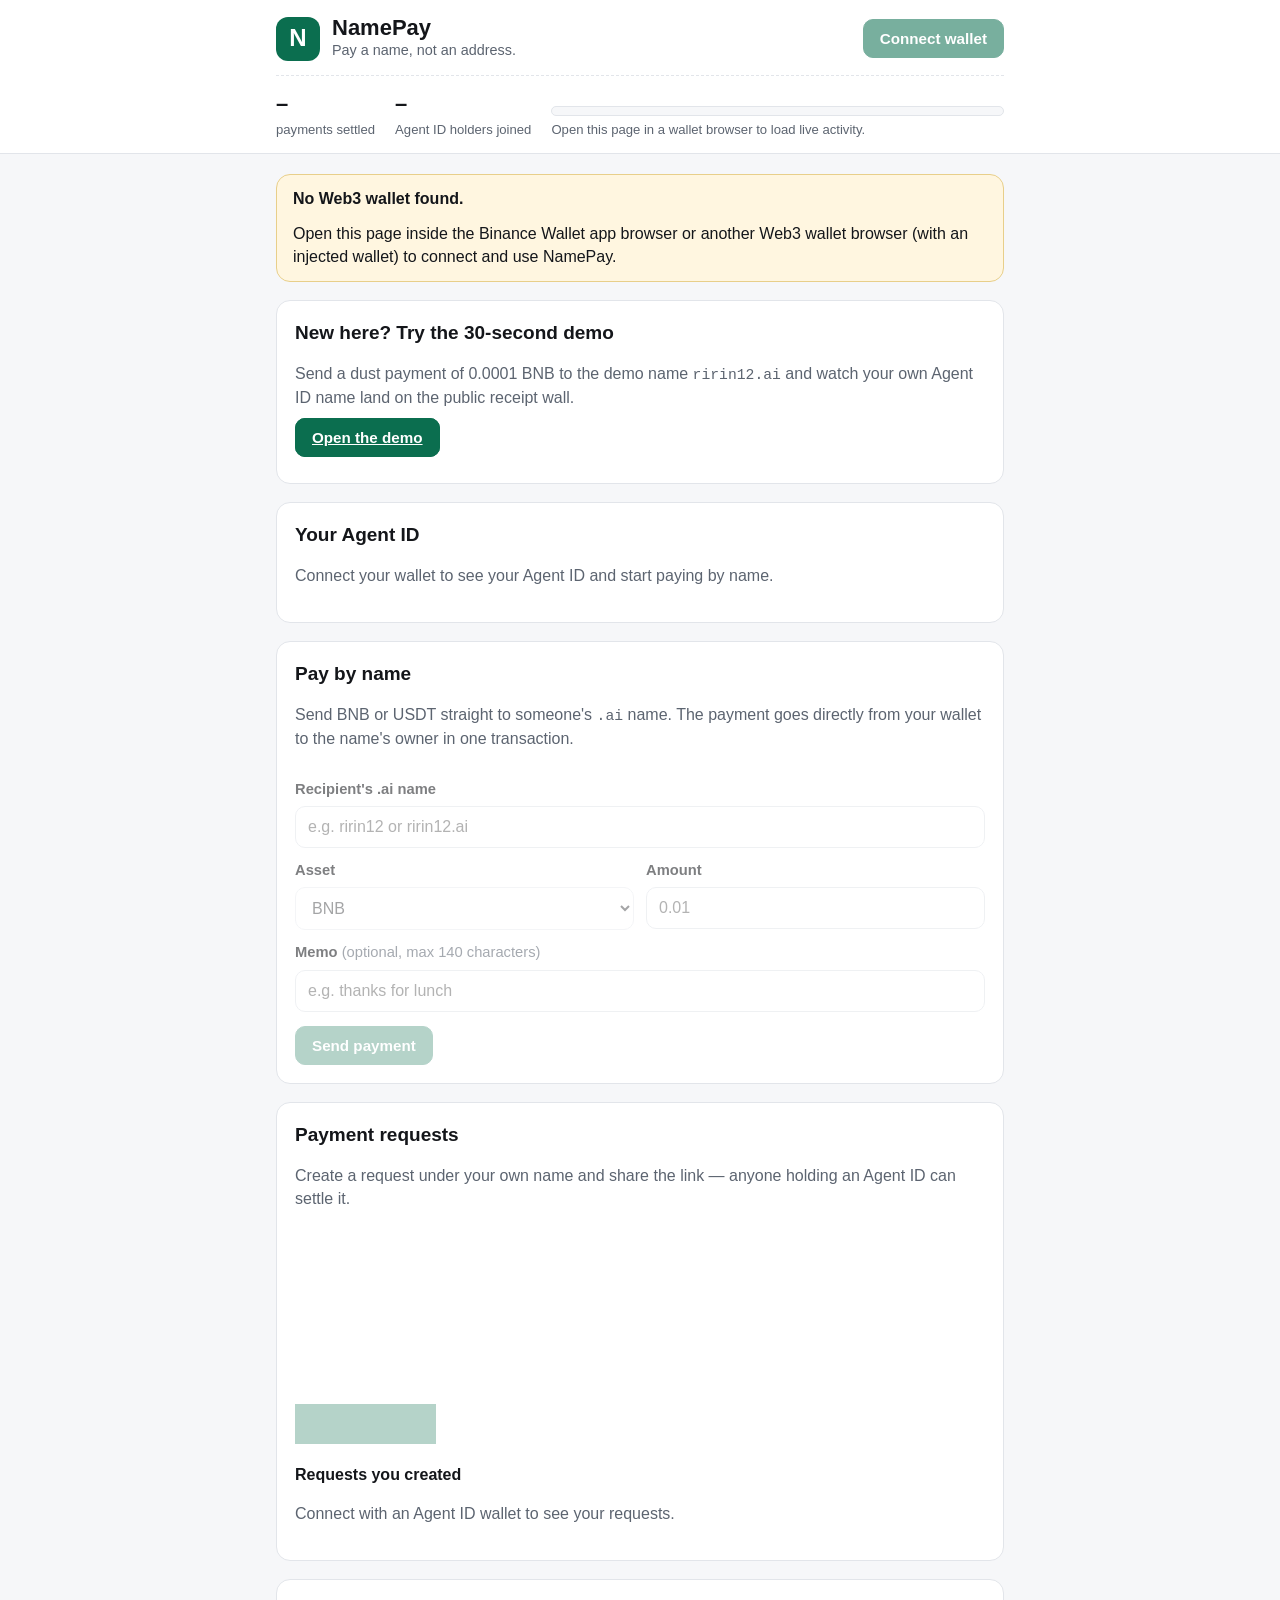
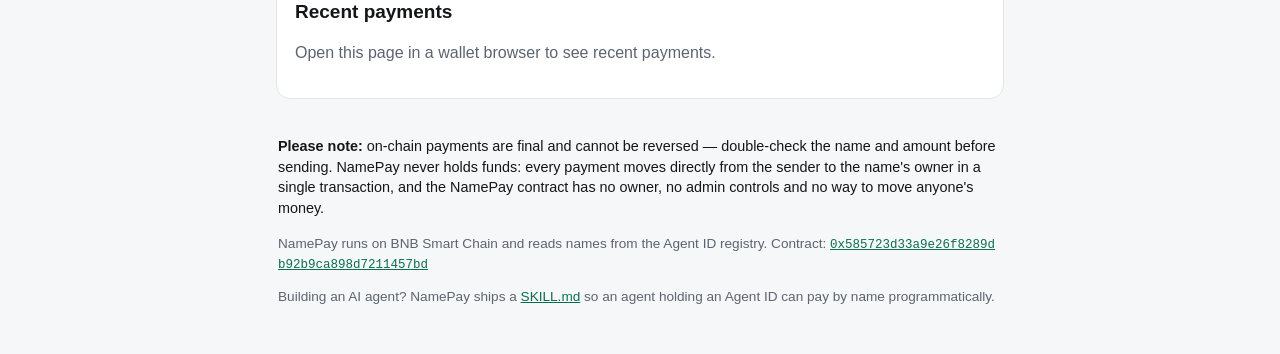
<file: index.html>
<!DOCTYPE html>
<html lang="en">
<head>
<meta charset="utf-8">
<meta name="viewport" content="width=device-width, initial-scale=1">
<title>NamePay — pay a name, not an address</title>
<meta name="description" content="NamePay lets Agent ID holders send BNB or USDT to a human-readable .ai name instead of a wallet address. Payments go directly from sender to the name's owner in a single transaction — NamePay never holds funds.">
<link rel="stylesheet" href="style.css">
</head>
<body>

<header class="site-header">
  <div class="wrap header-inner">
    <div class="brand">
      <div class="brand-mark" aria-hidden="true">N</div>
      <div>
        <div class="brand-name">NamePay</div>
        <div class="brand-tag">Pay a name, not an address.</div>
      </div>
    </div>
    <div id="walletBar" class="wallet-bar">
      <span id="accountChip" class="account-chip hidden"></span>
      <button id="connectBtn" class="btn btn-primary" type="button">Connect wallet</button>
    </div>
  </div>
  <div class="wrap">
    <div class="stats-bar" aria-label="NamePay activity">
      <div class="stat">
        <span class="stat-num" id="statPayments">–</span>
        <span class="stat-label">payments settled</span>
      </div>
      <div class="stat">
        <span class="stat-num" id="statInteractors">–</span>
        <span class="stat-label">Agent ID holders joined</span>
      </div>
      <div class="stat progress-stat">
        <div class="progress-track" role="progressbar" aria-label="Progress toward 30 Agent ID holders" aria-valuemin="0" aria-valuemax="30" id="progressTrack">
          <div class="progress-fill" id="progressFill" style="width:0%"></div>
        </div>
        <span class="stat-label" id="progressLabel">Loading activity…</span>
      </div>
    </div>
  </div>
</header>

<main class="wrap">

  <div id="noWallet" class="notice notice-warn hidden">
    <strong>No Web3 wallet found.</strong>
    Open this page inside the Binance Wallet app browser or another Web3 wallet
    browser (with an injected wallet) to connect and use NamePay.
  </div>

  <div id="chainBanner" class="notice notice-warn hidden">
    <span>You are connected to the wrong network. NamePay runs on BNB Smart Chain.</span>
    <button id="switchChainBtn" class="btn btn-small" type="button">Switch to BNB Smart Chain</button>
  </div>

  <div id="contractNotice" class="notice notice-warn hidden">
    The NamePay contract is not live yet at the configured address, so payments
    are unavailable right now. Please check back once it is deployed.
  </div>

  <!-- Demo -->
  <section class="card">
    <h2>New here? Try the 30-second demo</h2>
    <p class="muted">
      Send a dust payment of 0.0001 BNB to the demo name <span class="mono">ririn12.ai</span>
      and watch your own Agent ID name land on the public receipt wall.
    </p>
    <p><a class="btn btn-primary" href="demo.html">Open the demo</a></p>
  </section>

  <!-- Identity -->
  <section class="card" id="identityCard">
    <h2>Your Agent ID</h2>
    <div id="identityDisconnected">
      <p class="muted">Connect your wallet to see your Agent ID and start paying by name.</p>
    </div>
    <div id="identityHolder" class="hidden">
      <div class="identity-handle" id="myHandle">—</div>
      <div class="muted">Wallet <span id="myAddress" class="mono">—</span></div>
      <p class="muted" id="interactedNote"></p>
    </div>
    <div id="identityNoId" class="hidden">
      <p><strong>An Agent ID is required to use NamePay.</strong></p>
      <p class="muted">
        NamePay is built for Agent ID holders: your <span class="mono">.ai</span> name is your
        payment address. The wallet you connected does not hold an Agent ID yet.
        You can claim one in the Binance App — go to
        <strong>Wallet → homepage banner → Agent ID</strong> — then come back and reconnect.
      </p>
      <p class="muted">Wallet <span id="myAddressNoId" class="mono">—</span></p>
    </div>
  </section>

  <!-- Shared payment request (?req=<id>) -->
  <section class="card accent hidden" id="reqPanel">
    <h2>Payment request <span class="muted" id="reqPanelId"></span></h2>
    <div id="reqPanelBody">
      <p class="muted">Loading request…</p>
    </div>
    <div id="reqPanelActions" class="hidden">
      <button id="reqPayBtn" class="btn btn-primary" type="button">Pay this request</button>
    </div>
    <div id="reqStatus" class="status" role="status"></div>
  </section>

  <!-- Pay by name -->
  <section class="card">
    <h2>Pay by name</h2>
    <p class="muted">
      Send BNB or USDT straight to someone's <span class="mono">.ai</span> name. The payment
      goes directly from your wallet to the name's owner in one transaction.
    </p>
    <fieldset id="payFieldset">
      <label>
        Recipient's .ai name
        <input id="payHandle" type="text" placeholder="e.g. ririn12 or ririn12.ai" autocomplete="off" spellcheck="false">
      </label>
      <div class="muted small" id="resolveNote"></div>
      <div class="row">
        <label>
          Asset
          <select id="payAsset">
            <option value="BNB">BNB</option>
            <option value="USDT">USDT</option>
          </select>
        </label>
        <label>
          Amount
          <input id="payAmount" type="text" inputmode="decimal" placeholder="0.01" autocomplete="off">
        </label>
      </div>
      <label>
        Memo <span class="muted">(optional, max 140 characters)</span>
        <input id="payMemo" type="text" maxlength="140" placeholder="e.g. thanks for lunch" autocomplete="off">
      </label>
      <button id="payBtn" class="btn btn-primary" type="button">Send payment</button>
      <div id="payStatus" class="status" role="status"></div>
    </fieldset>
  </section>

  <!-- Payment requests -->
  <section class="card">
    <h2>Payment requests</h2>
    <p class="muted">
      Create a request under your own name and share the link — anyone holding an
      Agent ID can settle it.
    </p>
    <fieldset id="createFieldset">
      <div class="row">
        <label>
          Asset
          <select id="reqAsset">
            <option value="BNB">BNB</option>
            <option value="USDT">USDT</option>
          </select>
        </label>
        <label>
          Amount
          <input id="reqAmount" type="text" inputmode="decimal" placeholder="0.01" autocomplete="off">
        </label>
      </div>
      <label>
        Note <span class="muted">(optional, max 140 characters)</span>
        <input id="reqNote" type="text" maxlength="140" placeholder="e.g. invoice for design work" autocomplete="off">
      </label>
      <button id="createBtn" class="btn btn-primary" type="button">Create request</button>
      <div id="createStatus" class="status" role="status"></div>
      <div id="createdLink" class="share-box hidden">
        <span class="muted small">Share this link:</span>
        <div class="share-row">
          <input id="createdLinkInput" type="text" readonly>
          <button id="copyCreatedBtn" class="btn btn-small" type="button">Copy</button>
        </div>
      </div>
    </fieldset>

    <h3>Requests you created</h3>
    <div id="myRequests">
      <p class="muted">Connect with an Agent ID wallet to see your requests.</p>
    </div>
  </section>

  <!-- Recent payments -->
  <section class="card">
    <h2>Recent payments</h2>
    <div id="feed">
      <p class="muted">Loading…</p>
    </div>
  </section>

  <footer class="site-footer">
    <p>
      <strong>Please note:</strong> on-chain payments are final and cannot be reversed —
      double-check the name and amount before sending. NamePay never holds funds:
      every payment moves directly from the sender to the name's owner in a single
      transaction, and the NamePay contract has no owner, no admin controls and no
      way to move anyone's money.
    </p>
    <p class="muted">
      NamePay runs on BNB Smart Chain and reads names from the Agent ID registry.
      Contract: <a id="contractLink" href="#" target="_blank" rel="noopener" class="mono">—</a>
    </p>
    <p class="muted">
      Building an AI agent? NamePay ships a <a href="SKILL.md">SKILL.md</a> so an
      agent holding an Agent ID can pay by name programmatically.
    </p>
  </footer>

</main>

<script src="ethers.umd.min.js"></script>
<script src="app.js"></script>
</body>
</html>
</file>
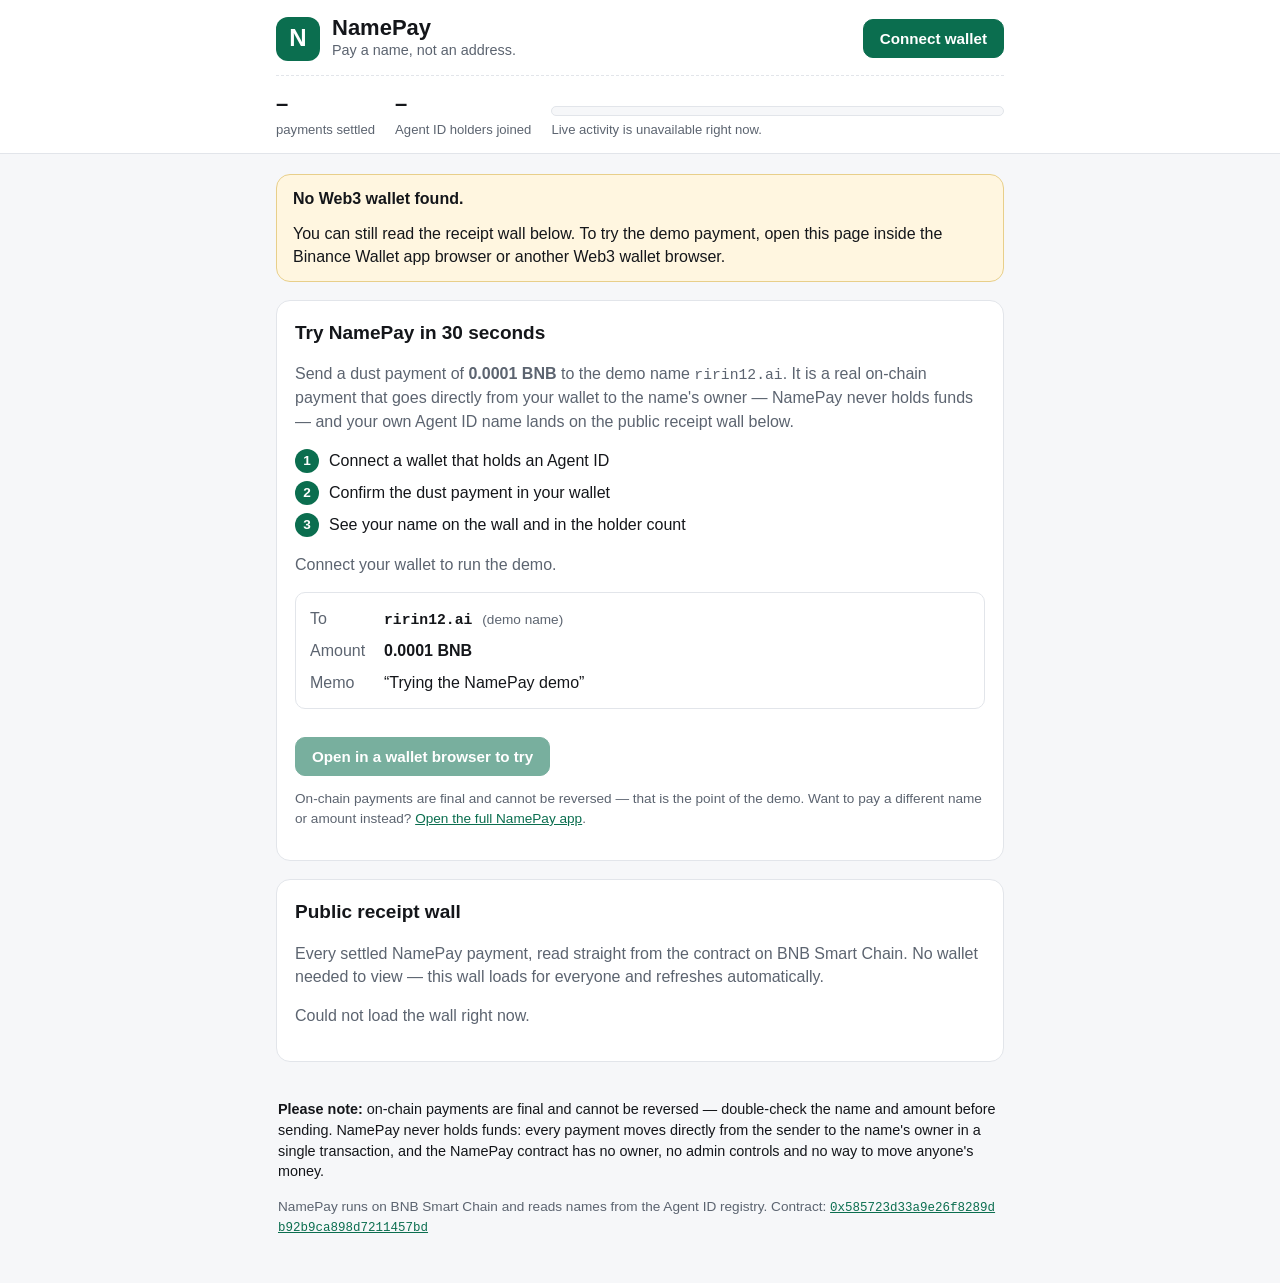
<file: demo.html>
<!DOCTYPE html>
<html lang="en">
<head>
<meta charset="utf-8">
<meta name="viewport" content="width=device-width, initial-scale=1">
<title>NamePay Demo — try paying a name in 30 seconds</title>
<meta name="description" content="Try NamePay live: send a dust payment of 0.0001 BNB to the demo name ririn12.ai and watch your Agent ID name land on the public receipt wall.">
<link rel="stylesheet" href="style.css">
</head>
<body>

<header class="site-header">
  <div class="wrap header-inner">
    <div class="brand">
      <div class="brand-mark" aria-hidden="true">N</div>
      <div>
        <div class="brand-name">NamePay</div>
        <div class="brand-tag">Pay a name, not an address.</div>
      </div>
    </div>
    <div id="walletBar" class="wallet-bar">
      <span id="accountChip" class="account-chip hidden"></span>
      <button id="connectBtn" class="btn btn-primary" type="button">Connect wallet</button>
    </div>
  </div>
  <div class="wrap">
    <div class="stats-bar" aria-label="NamePay activity">
      <div class="stat">
        <span class="stat-num" id="statPayments">–</span>
        <span class="stat-label">payments settled</span>
      </div>
      <div class="stat">
        <span class="stat-num" id="statInteractors">–</span>
        <span class="stat-label">Agent ID holders joined</span>
      </div>
      <div class="stat progress-stat">
        <div class="progress-track" role="progressbar" aria-label="Progress toward 30 Agent ID holders" aria-valuemin="0" aria-valuemax="30" id="progressTrack">
          <div class="progress-fill" id="progressFill" style="width:0%"></div>
        </div>
        <span class="stat-label" id="progressLabel">Loading activity…</span>
      </div>
    </div>
  </div>
</header>

<main class="wrap">

  <div id="noWallet" class="notice notice-warn hidden">
    <strong>No Web3 wallet found.</strong>
    You can still read the receipt wall below. To try the demo payment, open this
    page inside the Binance Wallet app browser or another Web3 wallet browser.
  </div>

  <div id="chainBanner" class="notice notice-warn hidden">
    <span>You are connected to the wrong network. NamePay runs on BNB Smart Chain.</span>
    <button id="switchChainBtn" class="btn btn-small" type="button">Switch to BNB Smart Chain</button>
  </div>

  <!-- Demo -->
  <section class="card">
    <h2>Try NamePay in 30 seconds</h2>
    <p class="muted">
      Send a dust payment of <strong>0.0001 BNB</strong> to the demo name
      <span class="mono">ririn12.ai</span>. It is a real on-chain payment that goes
      directly from your wallet to the name's owner — NamePay never holds funds —
      and your own Agent ID name lands on the public receipt wall below.
    </p>

    <div class="steps">
      <div class="step"><span class="step-num">1</span><span>Connect a wallet that holds an Agent ID</span></div>
      <div class="step"><span class="step-num">2</span><span>Confirm the dust payment in your wallet</span></div>
      <div class="step"><span class="step-num">3</span><span>See your name on the wall and in the holder count</span></div>
    </div>

    <div id="identityDisconnected">
      <p class="muted">Connect your wallet to run the demo.</p>
    </div>
    <div id="identityHolder" class="hidden">
      <div class="identity-handle" id="myHandle">—</div>
      <div class="muted">Wallet <span id="myAddress" class="mono">—</span></div>
      <p class="muted" id="interactedNote"></p>
    </div>
    <div id="identityNoId" class="hidden">
      <p><strong>An Agent ID is required to use NamePay.</strong></p>
      <p class="muted">
        The wallet you connected does not hold an Agent ID yet. You can claim one
        in the Binance App — go to <strong>Wallet → homepage banner → Agent ID</strong> —
        then come back and reconnect.
      </p>
      <p class="muted">Wallet <span id="myAddressNoId" class="mono">—</span></p>
    </div>

    <div class="demo-rows">
      <div class="demo-row"><span class="muted">To</span><strong class="mono">ririn12.ai</strong><span class="muted small">(demo name)</span></div>
      <div class="demo-row"><span class="muted">Amount</span><strong>0.0001 BNB</strong></div>
      <div class="demo-row"><span class="muted">Memo</span><span>“Trying the NamePay demo”</span></div>
    </div>

    <button id="demoPayBtn" class="btn btn-primary" type="button">Connect wallet to try</button>
    <div id="demoStatus" class="status" role="status"></div>

    <p class="muted small">
      On-chain payments are final and cannot be reversed — that is the point of
      the demo. Want to pay a different name or amount instead?
      <a href="index.html">Open the full NamePay app</a>.
    </p>
  </section>

  <!-- Public receipt wall -->
  <section class="card">
    <h2>Public receipt wall</h2>
    <p class="muted">
      Every settled NamePay payment, read straight from the contract on BNB Smart
      Chain. No wallet needed to view — this wall loads for everyone and refreshes
      automatically.
    </p>
    <div id="wall">
      <p class="muted">Loading…</p>
    </div>
  </section>

  <footer class="site-footer">
    <p>
      <strong>Please note:</strong> on-chain payments are final and cannot be reversed —
      double-check the name and amount before sending. NamePay never holds funds:
      every payment moves directly from the sender to the name's owner in a single
      transaction, and the NamePay contract has no owner, no admin controls and no
      way to move anyone's money.
    </p>
    <p class="muted">
      NamePay runs on BNB Smart Chain and reads names from the Agent ID registry.
      Contract: <a id="contractLink" href="#" target="_blank" rel="noopener" class="mono">—</a>
    </p>
  </footer>

</main>

<script src="ethers.umd.min.js"></script>
<script src="demo.js"></script>
</body>
</html>
</file>
<file: style.css>
/* NamePay — self-contained styles, system fonts only, no external assets. */

:root {
  --bg: #f6f7f9;
  --card: #ffffff;
  --ink: #14161a;
  --muted: #5c6470;
  --border: #e2e5ea;
  --accent: #0b6e4f;
  --accent-ink: #ffffff;
  --warn-bg: #fff6e0;
  --warn-border: #e8cf8a;
  --ok: #0b6e4f;
  --err: #b3261e;
  --info: #274690;
  --radius: 14px;
}

* { box-sizing: border-box; }

body {
  margin: 0;
  background: var(--bg);
  color: var(--ink);
  font-family: -apple-system, BlinkMacSystemFont, "Segoe UI", Roboto, "Helvetica Neue", Arial, sans-serif;
  line-height: 1.45;
}

.wrap { max-width: 760px; margin: 0 auto; padding: 0 16px; }

a { color: var(--accent); }
.mono { font-family: ui-monospace, SFMono-Regular, Menlo, Consolas, monospace; font-size: 0.92em; word-break: break-all; }
.muted { color: var(--muted); }
.small { font-size: 0.85rem; }
.hidden { display: none !important; }

/* Header */
.site-header {
  background: var(--card);
  border-bottom: 1px solid var(--border);
  padding: 16px 0 14px;
  margin-bottom: 20px;
}
.header-inner { display: flex; justify-content: space-between; align-items: center; gap: 12px; flex-wrap: wrap; }
.brand { display: flex; align-items: center; gap: 12px; }
.brand-mark {
  width: 44px; height: 44px; border-radius: 12px;
  background: var(--accent); color: var(--accent-ink);
  display: flex; align-items: center; justify-content: center;
  font-size: 24px; font-weight: 700;
}
.brand-name { font-size: 22px; font-weight: 700; line-height: 1.1; }
.brand-tag { color: var(--muted); font-size: 0.9rem; }
.wallet-bar { display: flex; align-items: center; gap: 10px; }
.account-chip {
  background: var(--bg); border: 1px solid var(--border); border-radius: 999px;
  padding: 6px 12px; font-size: 0.85rem;
}

.stats-bar {
  display: flex; gap: 20px; flex-wrap: wrap; align-items: flex-end;
  margin-top: 14px; padding-top: 12px; border-top: 1px dashed var(--border);
}
.stat { display: flex; flex-direction: column; }
.stat-num { font-size: 22px; font-weight: 700; }
.stat-label { color: var(--muted); font-size: 0.82rem; }
.progress-stat { flex: 1 1 220px; }
.progress-track { height: 10px; background: var(--bg); border: 1px solid var(--border); border-radius: 999px; overflow: hidden; margin-bottom: 4px; }
.progress-fill { height: 100%; background: var(--accent); transition: width 0.4s ease; }

/* Cards & notices */
.card {
  background: var(--card); border: 1px solid var(--border); border-radius: var(--radius);
  padding: 18px; margin-bottom: 18px;
}
.card.accent { border-color: var(--accent); border-width: 2px; }
.card h2 { margin: 0 0 8px; font-size: 19px; }
.card h3 { margin: 20px 0 8px; font-size: 16px; }

.notice {
  border-radius: var(--radius); padding: 12px 16px; margin-bottom: 18px;
  display: flex; gap: 12px; align-items: center; flex-wrap: wrap;
}
.notice-warn { background: var(--warn-bg); border: 1px solid var(--warn-border); }

/* Forms */
fieldset { border: 0; padding: 0; margin: 0; min-width: 0; }
fieldset:disabled { opacity: 0.55; }
label { display: block; font-weight: 600; font-size: 0.92rem; margin: 12px 0 0; }
label .muted { font-weight: 400; }
input[type="text"], select {
  display: block; width: 100%; margin-top: 6px;
  padding: 11px 12px; font-size: 16px; /* 16px avoids iOS zoom on focus */
  border: 1px solid var(--border); border-radius: 10px; background: #fff; color: var(--ink);
}
input[readonly] { background: var(--bg); }
.row { display: flex; gap: 12px; }
.row label { flex: 1; }

.btn {
  appearance: none; border: 1px solid var(--border); background: var(--card); color: var(--ink);
  border-radius: 10px; padding: 10px 16px; font-size: 0.95rem; font-weight: 600; cursor: pointer;
  margin-top: 14px;
}
.btn-primary { background: var(--accent); border-color: var(--accent); color: var(--accent-ink); }
.btn-small { padding: 6px 12px; margin-top: 0; font-size: 0.85rem; }
.btn:disabled { opacity: 0.55; cursor: not-allowed; }
.wallet-bar .btn { margin-top: 0; }

/* Status messages */
.status { margin-top: 12px; font-size: 0.92rem; min-height: 1.2em; }
.status:empty { margin-top: 0; min-height: 0; }
.status.ok { color: var(--ok); }
.status.err { color: var(--err); }
.status.info { color: var(--info); }

/* Identity */
.identity-handle { font-size: 26px; font-weight: 700; color: var(--accent); word-break: break-all; }

/* Requests & feed */
.req-item, .feed-item {
  border: 1px solid var(--border); border-radius: 10px;
  padding: 12px 14px; margin: 10px 0; background: #fff;
}
.req-item .req-top, .feed-item .feed-top {
  display: flex; justify-content: space-between; gap: 10px; flex-wrap: wrap; align-items: baseline;
}
.req-amount, .feed-amount { font-weight: 700; }
.badge {
  font-size: 0.75rem; font-weight: 700; border-radius: 999px; padding: 2px 9px;
  border: 1px solid var(--border); color: var(--muted);
}
.badge.open { color: var(--info); border-color: var(--info); }
.badge.paid { color: var(--ok); border-color: var(--ok); }
.share-box { margin-top: 14px; }
.share-row { display: flex; gap: 8px; align-items: stretch; }
.share-row input { flex: 1; margin-top: 6px; }
.share-row .btn { margin-top: 6px; }
.feed-item .feed-memo { color: var(--muted); font-style: italic; }
.feed-item .feed-time { color: var(--muted); font-size: 0.8rem; }

.site-footer { color: var(--ink); font-size: 0.9rem; padding: 4px 2px 36px; }
.site-footer .muted { font-size: 0.85rem; }

@media (max-width: 520px) {
  .row { flex-direction: column; gap: 0; }
  .stats-bar { gap: 14px; }
}

/* Demo page */
.steps { display: flex; flex-direction: column; gap: 8px; margin: 14px 0; }
.step { display: flex; align-items: center; gap: 10px; }
.step-num {
  flex: 0 0 auto; width: 24px; height: 24px; border-radius: 999px;
  background: var(--accent); color: var(--accent-ink);
  display: inline-flex; align-items: center; justify-content: center;
  font-weight: 700; font-size: 0.85rem;
}
.demo-rows {
  border: 1px solid var(--border); border-radius: 10px; background: #fff;
  padding: 10px 14px; margin: 14px 0;
}
.demo-row { display: flex; align-items: baseline; gap: 10px; padding: 4px 0; flex-wrap: wrap; }
.demo-row .muted:first-child { flex: 0 0 64px; }
</file>
